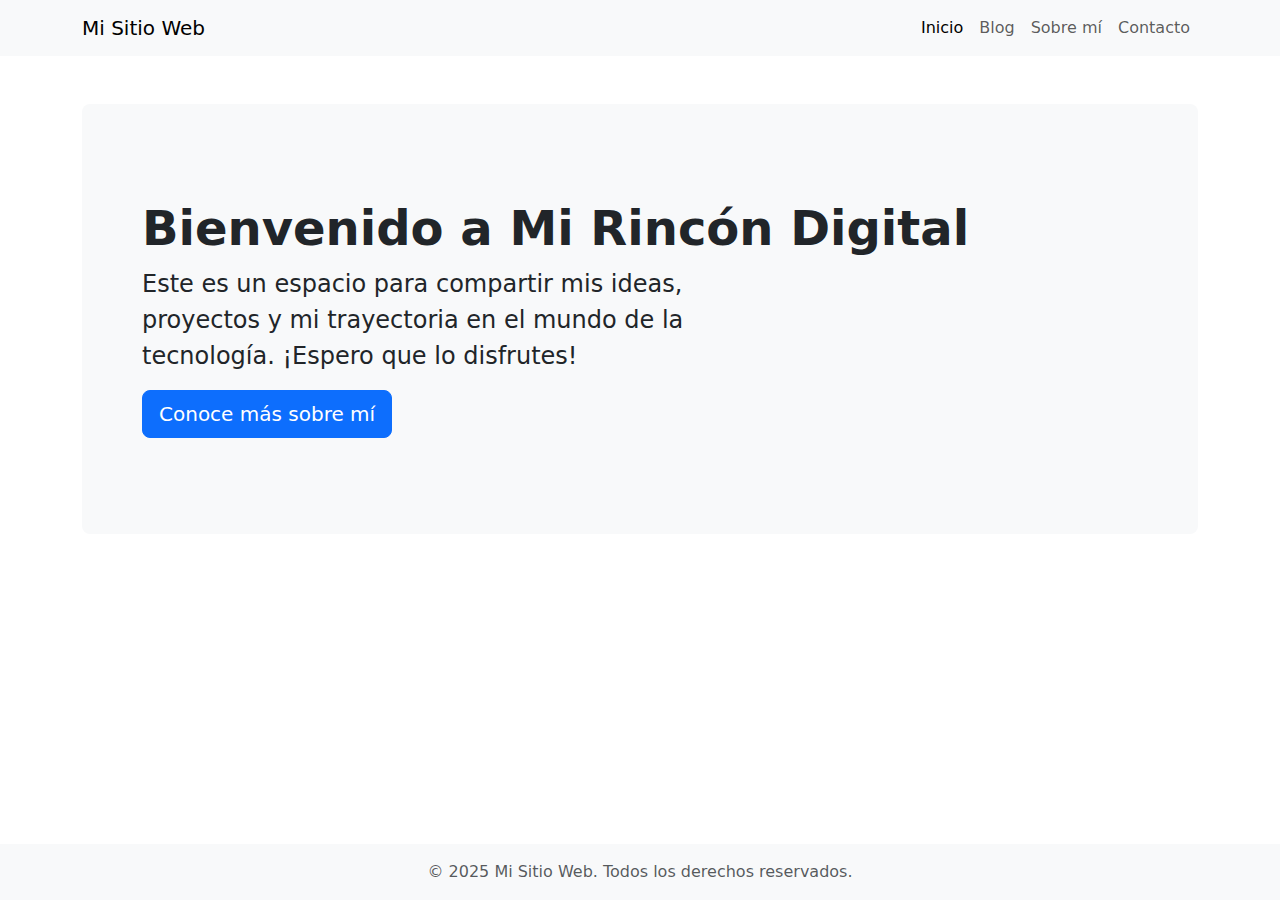
<file: index.html>
<!DOCTYPE html>
<html lang="es">
<head>
    <meta charset="UTF-8">
    <meta name="viewport" content="width=device-width, initial-scale=1.0">
    <title>Bienvenida</title>
    <!-- Bootstrap CSS -->
    <link href="https://cdn.jsdelivr.net/npm/bootstrap@5.3.3/dist/css/bootstrap.min.css" rel="stylesheet">
    <!-- Custom CSS -->
    <link rel="stylesheet" href="css/style.css">
</head>
<body>

    <!-- Barra de Navegación -->
    <nav class="navbar navbar-expand-lg navbar-light bg-light">
        <div class="container">
            <a class="navbar-brand" href="index.html">Mi Sitio Web</a>
            <button class="navbar-toggler" type="button" data-bs-toggle="collapse" data-bs-target="#navbarNav" aria-controls="navbarNav" aria-expanded="false" aria-label="Toggle navigation">
                <span class="navbar-toggler-icon"></span>
            </button>
            <div class="collapse navbar-collapse" id="navbarNav">
                <ul class="navbar-nav ms-auto">
                    <li class="nav-item">
                        <a class="nav-link active" aria-current="page" href="index.html">Inicio</a>
                    </li>
                    <li class="nav-item">
                        <a class="nav-link" href="blog.html">Blog</a>
                    </li>
                    <li class="nav-item">
                        <a class="nav-link" href="sobre-mi.html">Sobre mí</a>
                    </li>
                    <li class="nav-item">
                        <a class="nav-link" href="contacto.html">Contacto</a>
                    </li>
                </ul>
            </div>
        </div>
    </nav>

    <!-- Contenido Principal -->
    <main class="container mt-5">
        <div class="p-5 mb-4 bg-light rounded-3">
            <div class="container-fluid py-5">
                <h1 class="display-5 fw-bold">Bienvenido a Mi Rincón Digital</h1>
                <p class="col-md-8 fs-4">Este es un espacio para compartir mis ideas, proyectos y mi trayectoria en el mundo de la tecnología. ¡Espero que lo disfrutes!</p>
                <a class="btn btn-primary btn-lg" href="sobre-mi.html" role="button">Conoce más sobre mí</a>
            </div>
        </div>
    </main>

    <!-- Pie de página -->
    <footer class="footer mt-auto py-3 bg-light">
        <div class="container text-center">
            <span class="text-muted">© 2025 Mi Sitio Web. Todos los derechos reservados.</span>
        </div>
    </footer>

    <!-- Bootstrap JS -->
    <script src="https://cdn.jsdelivr.net/npm/bootstrap@5.3.3/dist/js/bootstrap.bundle.min.js"></script>
    <!-- Custom JS -->
    <script src="js/main.js"></script>
</body>
</html>
</file>
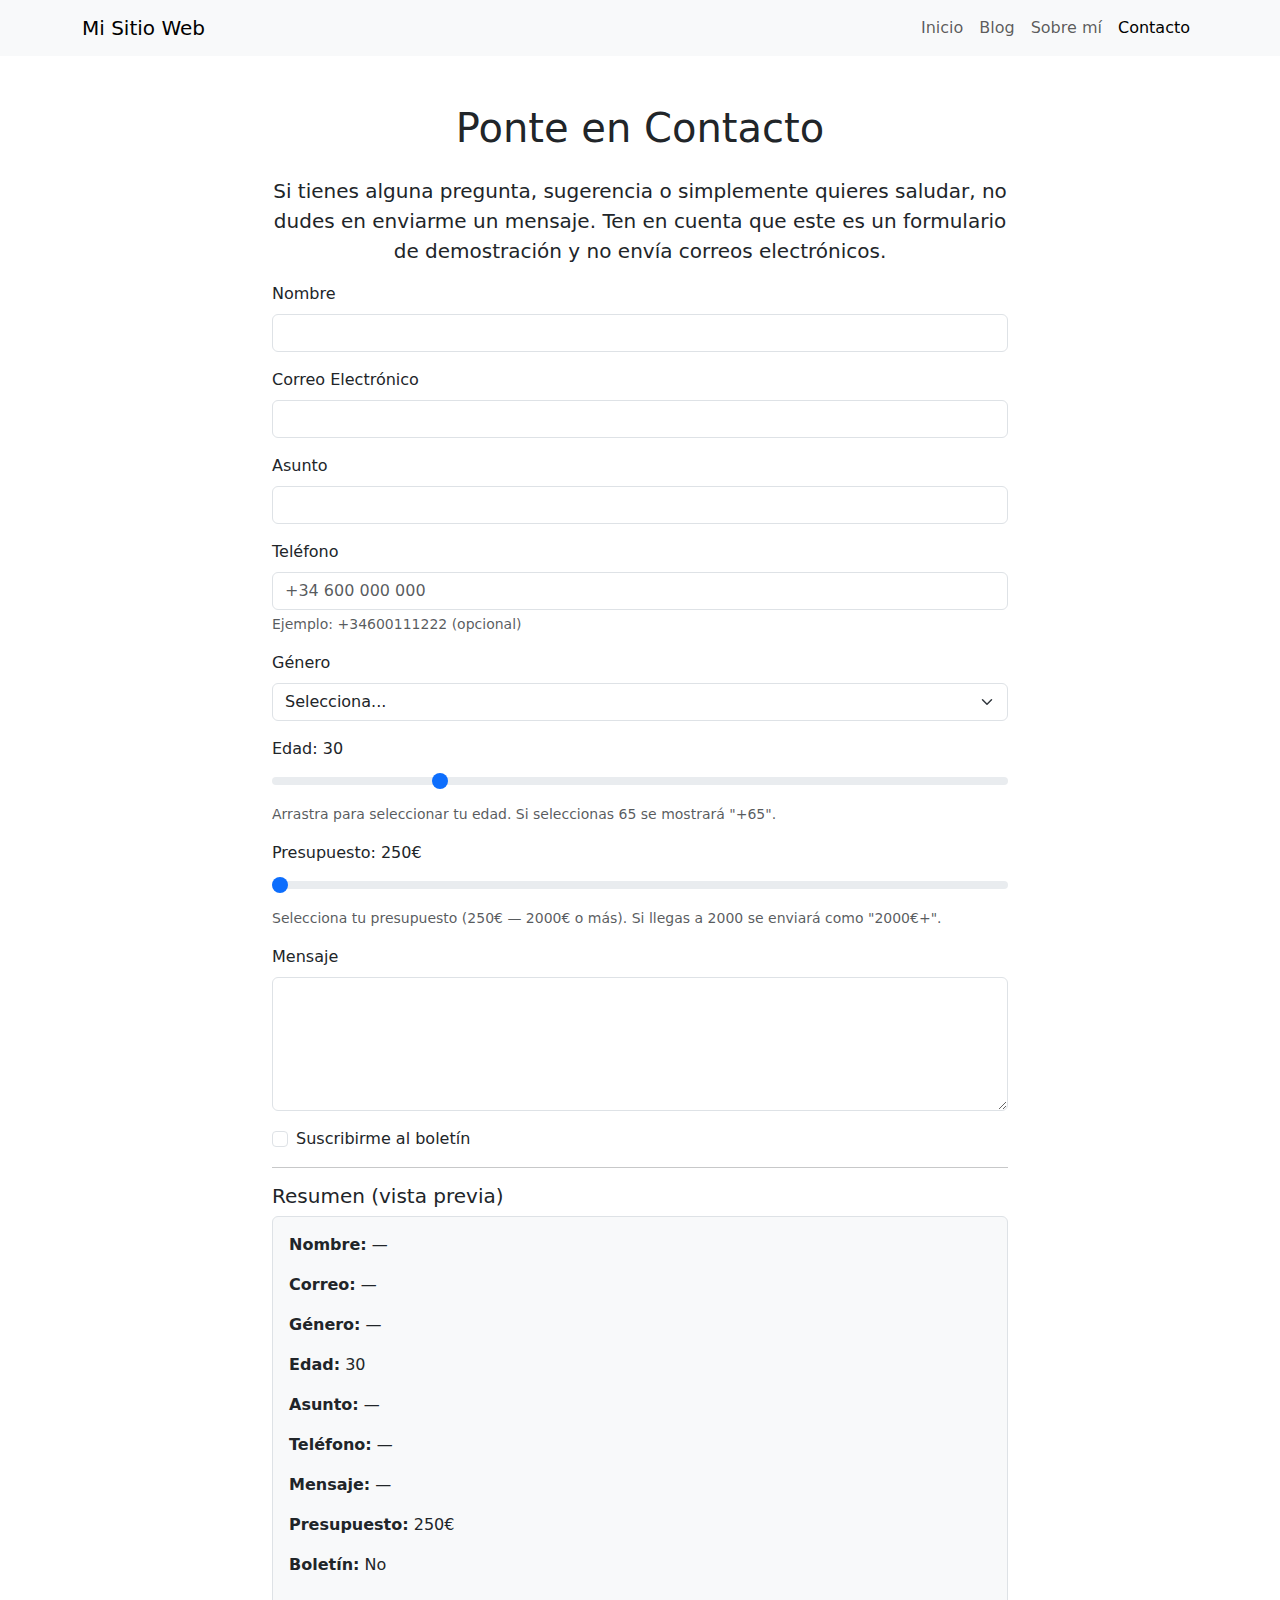
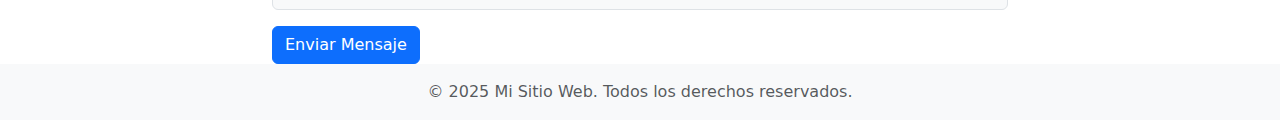
<file: contacto.html>
<!DOCTYPE html>
<html lang="es">
<head>
    <meta charset="UTF-8">
    <meta name="viewport" content="width=device-width, initial-scale=1.0">
    <title>Contacto</title>
    <!-- Bootstrap CSS -->
    <link href="https://cdn.jsdelivr.net/npm/bootstrap@5.3.3/dist/css/bootstrap.min.css" rel="stylesheet">
    <!-- Custom CSS -->
    <link rel="stylesheet" href="css/style.css">
</head>
<body>

    <!-- Barra de Navegación -->
    <nav class="navbar navbar-expand-lg navbar-light bg-light">
        <div class="container">
            <a class="navbar-brand" href="index.html">Mi Sitio Web</a>
            <button class="navbar-toggler" type="button" data-bs-toggle="collapse" data-bs-target="#navbarNav" aria-controls="navbarNav" aria-expanded="false" aria-label="Toggle navigation">
                <span class="navbar-toggler-icon"></span>
            </button>
            <div class="collapse navbar-collapse" id="navbarNav">
                <ul class="navbar-nav ms-auto">
                    <li class="nav-item">
                        <a class="nav-link" href="index.html">Inicio</a>
                    </li>
                    <li class="nav-item">
                        <a class="nav-link" href="blog.html">Blog</a>
                    </li>
                    <li class="nav-item">
                        <a class="nav-link" href="sobre-mi.html">Sobre mí</a>
                    </li>
                    <li class="nav-item">
                        <a class="nav-link active" aria-current="page" href="contacto.html">Contacto</a>
                    </li>
                </ul>
            </div>
        </div>
    </nav>

    <!-- Contenido Principal -->
    <main class="container mt-5">
        <h1 class="text-center mb-4">Ponte en Contacto</h1>
        <div class="row">
            <div class="col-md-8 mx-auto">
                <p class="lead text-center">Si tienes alguna pregunta, sugerencia o simplemente quieres saludar, no dudes en enviarme un mensaje. Ten en cuenta que este es un formulario de demostración y no envía correos electrónicos.</p>
                <form id="contactForm" action="https://formspree.io/f/mpwvejvv" method="POST">
                    <div class="mb-3">
                        <label for="name" class="form-label">Nombre</label>
                        <input type="text" class="form-control" id="name" name="name" required>
                        <div class="invalid-feedback">Por favor, introduce tu nombre.</div>
                    </div>
                    <div class="mb-3">
                        <label for="email" class="form-label">Correo Electrónico</label>
                        <input type="email" class="form-control" id="email" name="_replyto" required>
                        <div class="invalid-feedback">Introduce un correo electrónico válido.</div>
                    </div>
                    <div class="mb-3">
                        <label for="subject" class="form-label">Asunto</label>
                        <input type="text" class="form-control" id="subject" name="subject">
                    </div>
                    <div class="mb-3">
                        <label for="phone" class="form-label">Teléfono</label>
                        <input type="tel" class="form-control" id="phone" name="phone" placeholder="+34 600 000 000" pattern="\+?\d{7,15}">
                        <div class="form-text">Ejemplo: +34600111222 (opcional)</div>
                        <div class="invalid-feedback">Introduce un teléfono válido (7-15 dígitos, puede llevar +).</div>
                    </div>
                    <div class="mb-3">
                        <label for="gender" class="form-label">Género</label>
                        <select class="form-select" id="gender" name="gender" aria-label="Género" required>
                            <option value="" selected disabled>Selecciona...</option>
                            <option value="Masculino">Masculino</option>
                            <option value="Femenino">Femenino</option>
                            <option value="Otros">Otros</option>
                        </select>
                        <div class="invalid-feedback">Selecciona tu género.</div>
                    </div>
                    <div class="mb-3">
                        <label for="ageRange" class="form-label">Edad: <span id="ageValue">30</span></label>
                        <input type="range" class="form-range" min="20" max="65" id="ageRange" name="age" value="30" required>
                        <div class="invalid-feedback">Selecciona tu edad.</div>
                        <div class="form-text">Arrastra para seleccionar tu edad. Si seleccionas 65 se mostrará "+65".</div>
                    </div>
                    <div class="mb-3">
                        <label for="budgetRange" class="form-label">Presupuesto: <span id="budgetValue">250€</span></label>
                        <input type="range" class="form-range" min="250" max="2000" step="50" id="budgetRange" name="budget_raw" value="250">
                        <input type="hidden" id="budget" name="budget" value="250€">
                        <div class="form-text">Selecciona tu presupuesto (250€ — 2000€ o más). Si llegas a 2000 se enviará como "2000€+".</div>
                    </div>
                    <div class="mb-3">
                        <label for="message" class="form-label">Mensaje</label>
                        <textarea class="form-control" id="message" name="message" rows="5" required></textarea>
                    </div>
                    <div class="mb-3 form-check">
                        <input type="checkbox" class="form-check-input" id="newsletter" name="newsletter" value="si">
                        <label class="form-check-label" for="newsletter">Suscribirme al boletín</label>
                    </div>

                    <input type="hidden" name="_next" value="gracias.html">

                    <hr>
                    <h5>Resumen (vista previa)</h5>
                    <div id="preview" class="p-3 border rounded bg-light mb-3">
                        <p><strong>Nombre:</strong> <span id="pv-name">—</span></p>
                        <p><strong>Correo:</strong> <span id="pv-email">—</span></p>
                        <p><strong>Género:</strong> <span id="pv-gender">—</span></p>
                        <p><strong>Edad:</strong> <span id="pv-age">—</span></p>
                        <p><strong>Asunto:</strong> <span id="pv-subject">—</span></p>
                        <p><strong>Teléfono:</strong> <span id="pv-phone">—</span></p>
                        <p><strong>Mensaje:</strong> <span id="pv-message">—</span></p>
                        <p><strong>Presupuesto:</strong> <span id="pv-budget">—</span></p>
                        <p><strong>Boletín:</strong> <span id="pv-news">—</span></p>
                    </div>

                    <button type="submit" class="btn btn-primary">Enviar Mensaje</button>
                </form>
            </div>
        </div>
    </main>

    <!-- Pie de página -->
    <footer class="footer mt-auto py-3 bg-light">
        <div class="container text-center">
            <span class="text-muted">© 2025 Mi Sitio Web. Todos los derechos reservados.</span>
        </div>
    </footer>

    <!-- Bootstrap JS -->
    <script src="https://cdn.jsdelivr.net/npm/bootstrap@5.3.3/dist/js/bootstrap.bundle.min.js"></script>
    <!-- Custom JS (cache-busted) -->
    <script src="js/main.js?v=2"></script>
</body>
</html>
</file>
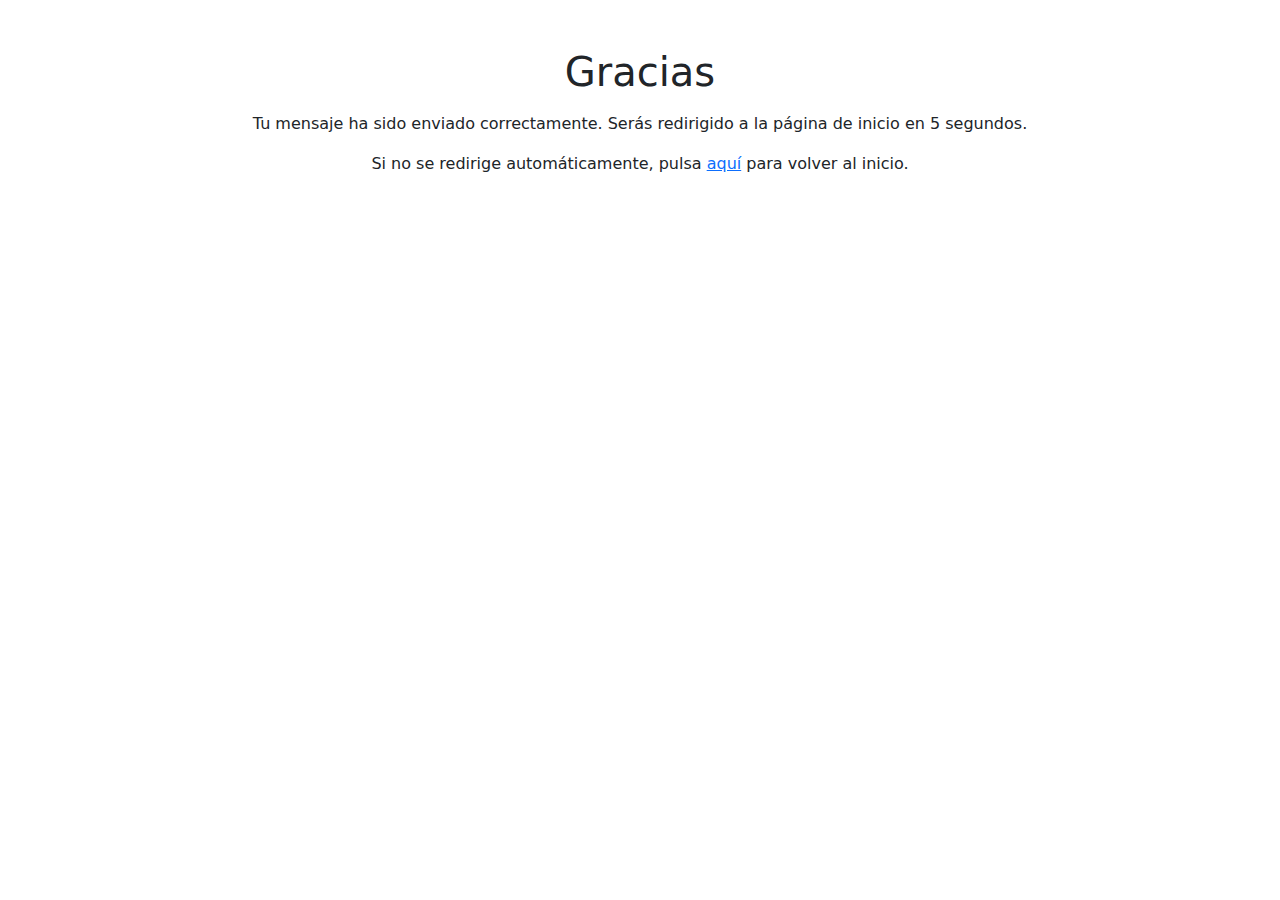
<file: gracias.html>
<!DOCTYPE html>
<html lang="es">
<head>
    <meta charset="utf-8">
    <meta name="viewport" content="width=device-width, initial-scale=1">
    <title>Gracias</title>
    <meta http-equiv="refresh" content="5;url=index.html">
    <link href="https://cdn.jsdelivr.net/npm/bootstrap@5.3.3/dist/css/bootstrap.min.css" rel="stylesheet">
    <link rel="stylesheet" href="css/style.css">
</head>
<body>
    <main class="container mt-5 text-center">
        <h1 class="mb-3">Gracias</h1>
        <p>Tu mensaje ha sido enviado correctamente. Serás redirigido a la página de inicio en 5 segundos.</p>
        <p>Si no se redirige automáticamente, pulsa <a href="index.html">aquí</a> para volver al inicio.</p>
    </main>

    <script src="https://cdn.jsdelivr.net/npm/bootstrap@5.3.3/dist/js/bootstrap.bundle.min.js"></script>
</body>
</html>
</file>
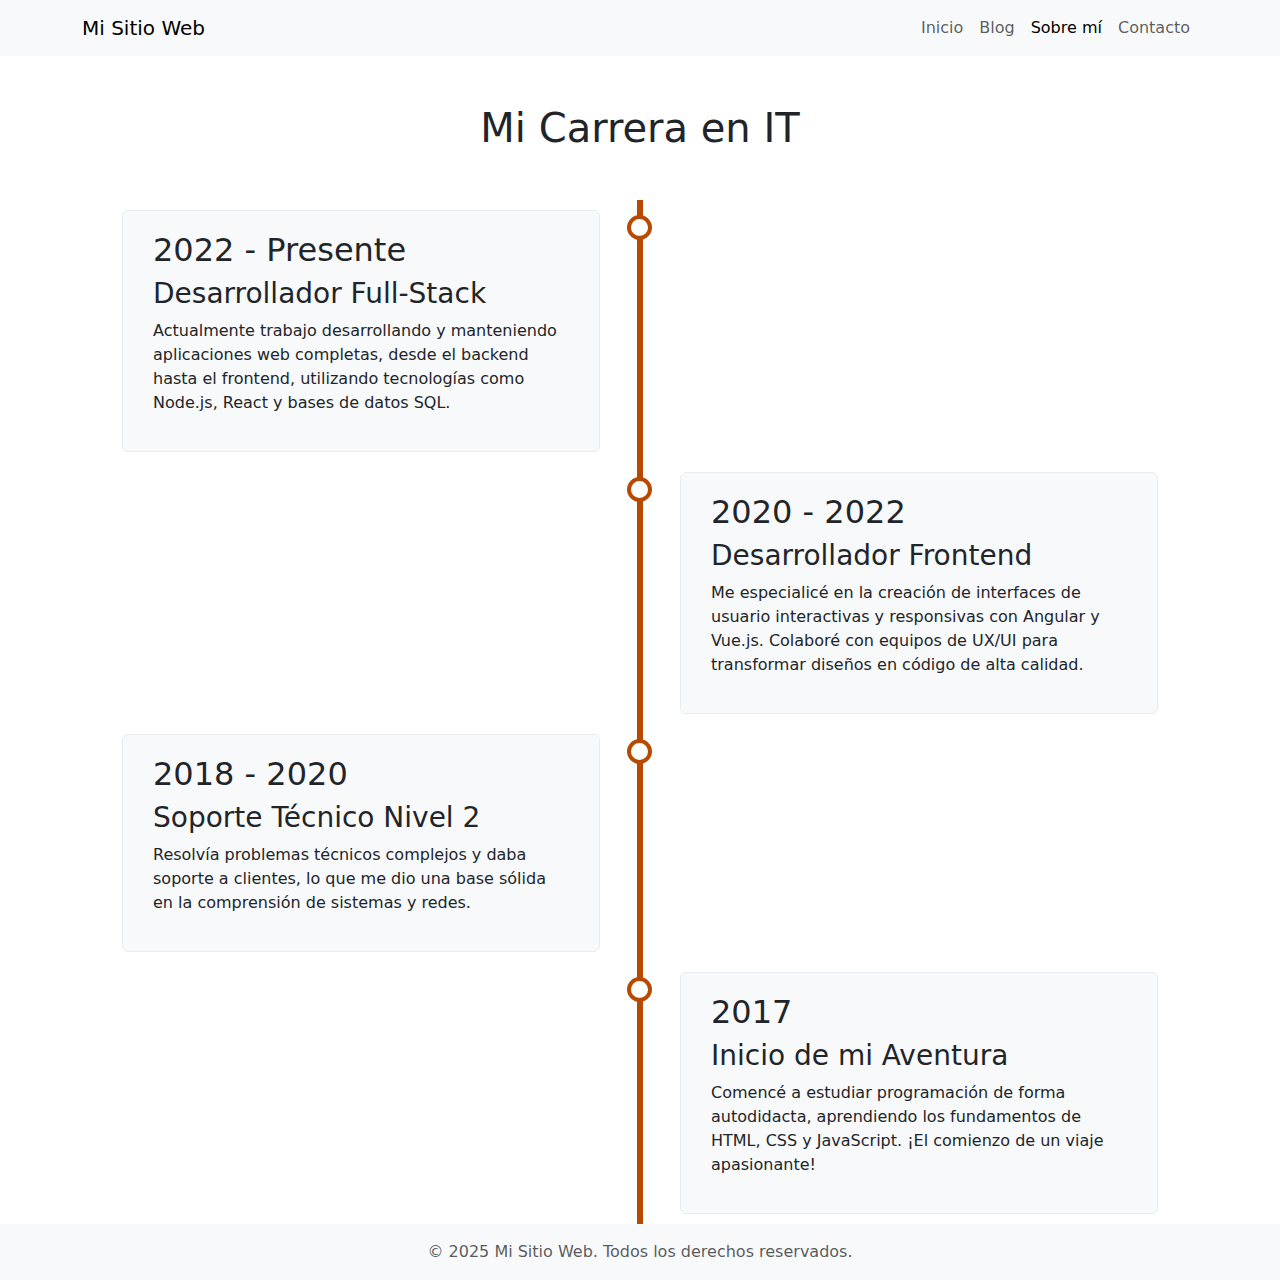
<file: sobre-mi.html>
<!DOCTYPE html>
<html lang="es">
<head>
    <meta charset="UTF-8">
    <meta name="viewport" content="width=device-width, initial-scale=1.0">
    <title>Sobre mí</title>
    <!-- Bootstrap CSS -->
    <link href="https://cdn.jsdelivr.net/npm/bootstrap@5.3.3/dist/css/bootstrap.min.css" rel="stylesheet">
    <!-- Custom CSS -->
    <link rel="stylesheet" href="css/style.css">
</head>
<body>

    <!-- Barra de Navegación -->
    <nav class="navbar navbar-expand-lg navbar-light bg-light">
        <div class="container">
            <a class="navbar-brand" href="index.html">Mi Sitio Web</a>
            <button class="navbar-toggler" type="button" data-bs-toggle="collapse" data-bs-target="#navbarNav" aria-controls="navbarNav" aria-expanded="false" aria-label="Toggle navigation">
                <span class="navbar-toggler-icon"></span>
            </button>
            <div class="collapse navbar-collapse" id="navbarNav">
                <ul class="navbar-nav ms-auto">
                    <li class="nav-item">
                        <a class="nav-link" href="index.html">Inicio</a>
                    </li>
                    <li class="nav-item">
                        <a class="nav-link" href="blog.html">Blog</a>
                    </li>
                    <li class="nav-item">
                        <a class="nav-link active" aria-current="page" href="sobre-mi.html">Sobre mí</a>
                    </li>
                    <li class="nav-item">
                        <a class="nav-link" href="contacto.html">Contacto</a>
                    </li>
                </ul>
            </div>
        </div>
    </nav>

    <!-- Contenido Principal -->
    <main class="container mt-5">
        <h1 class="text-center mb-5">Mi Carrera en IT</h1>

        <div class="timeline">
            <div class="timeline-container left">
                <div class="timeline-content">
                    <h2>2022 - Presente</h2>
                    <h3>Desarrollador Full-Stack</h3>
                    <p>Actualmente trabajo desarrollando y manteniendo aplicaciones web completas, desde el backend hasta el frontend, utilizando tecnologías como Node.js, React y bases de datos SQL.</p>
                </div>
            </div>
            <div class="timeline-container right">
                <div class="timeline-content">
                    <h2>2020 - 2022</h2>
                    <h3>Desarrollador Frontend</h3>
                    <p>Me especialicé en la creación de interfaces de usuario interactivas y responsivas con Angular y Vue.js. Colaboré con equipos de UX/UI para transformar diseños en código de alta calidad.</p>
                </div>
            </div>
            <div class="timeline-container left">
                <div class="timeline-content">
                    <h2>2018 - 2020</h2>
                    <h3>Soporte Técnico Nivel 2</h3>
                    <p>Resolvía problemas técnicos complejos y daba soporte a clientes, lo que me dio una base sólida en la comprensión de sistemas y redes.</p>
                </div>
            </div>
             <div class="timeline-container right">
                <div class="timeline-content">
                    <h2>2017</h2>
                    <h3>Inicio de mi Aventura</h3>
                    <p>Comencé a estudiar programación de forma autodidacta, aprendiendo los fundamentos de HTML, CSS y JavaScript. ¡El comienzo de un viaje apasionante!</p>
                </div>
            </div>
        </div>

    </main>

    <!-- Pie de página -->
    <footer class="footer mt-auto py-3 bg-light">
        <div class="container text-center">
            <span class="text-muted">© 2025 Mi Sitio Web. Todos los derechos reservados.</span>
        </div>
    </footer>

    <!-- Bootstrap JS -->
    <script src="https://cdn.jsdelivr.net/npm/bootstrap@5.3.3/dist/js/bootstrap.bundle.min.js"></script>
    <!-- Custom JS -->
    <script src="js/main.js"></script>
</body>
</html>
</file>
<file: css/style.css>
/* Estilos personalizados para la línea de tiempo y otros ajustes */
.timeline {
    position: relative;
    max-width: 1200px;
    margin: 0 auto;
}

.timeline::after {
    content: '';
    position: absolute;
    width: 6px;
    background-color: #b84901;
    top: 0;
    bottom: 0;
    left: 50%;
    margin-left: -3px;
}

.timeline-container {
    border-radius: 25px;

    padding: 10px 40px;
    position: relative;
    background-color: inherit;
    width: 50%;
}

.timeline-container.left {
    left: 0;
}

.timeline-container.right {
    left: 50%;
}

.timeline-container::after {
    content: '';
    position: absolute;
    width: 25px;
    height: 25px;
    right: -12px;
    background-color: white;
    border: 4px solid #b84901;
    top: 15px;
    border-radius: 50%;
    z-index: 1;
}

.timeline-container.right::after {
    left: -13px;
}

.timeline-content {
    padding: 20px 30px;
    background-color: #f8f9fa;
    position: relative;
    border-radius: 6px;
    border: 1px solid #e9ecef;
}
body {
    display: flex;
    flex-direction: column;
    min-height: 100vh;
}

main {
    flex: 1;
}

.footer {
    background-color: #f8f9fa;
    padding: 1rem 0;
    text-align: center;
}
</file>
